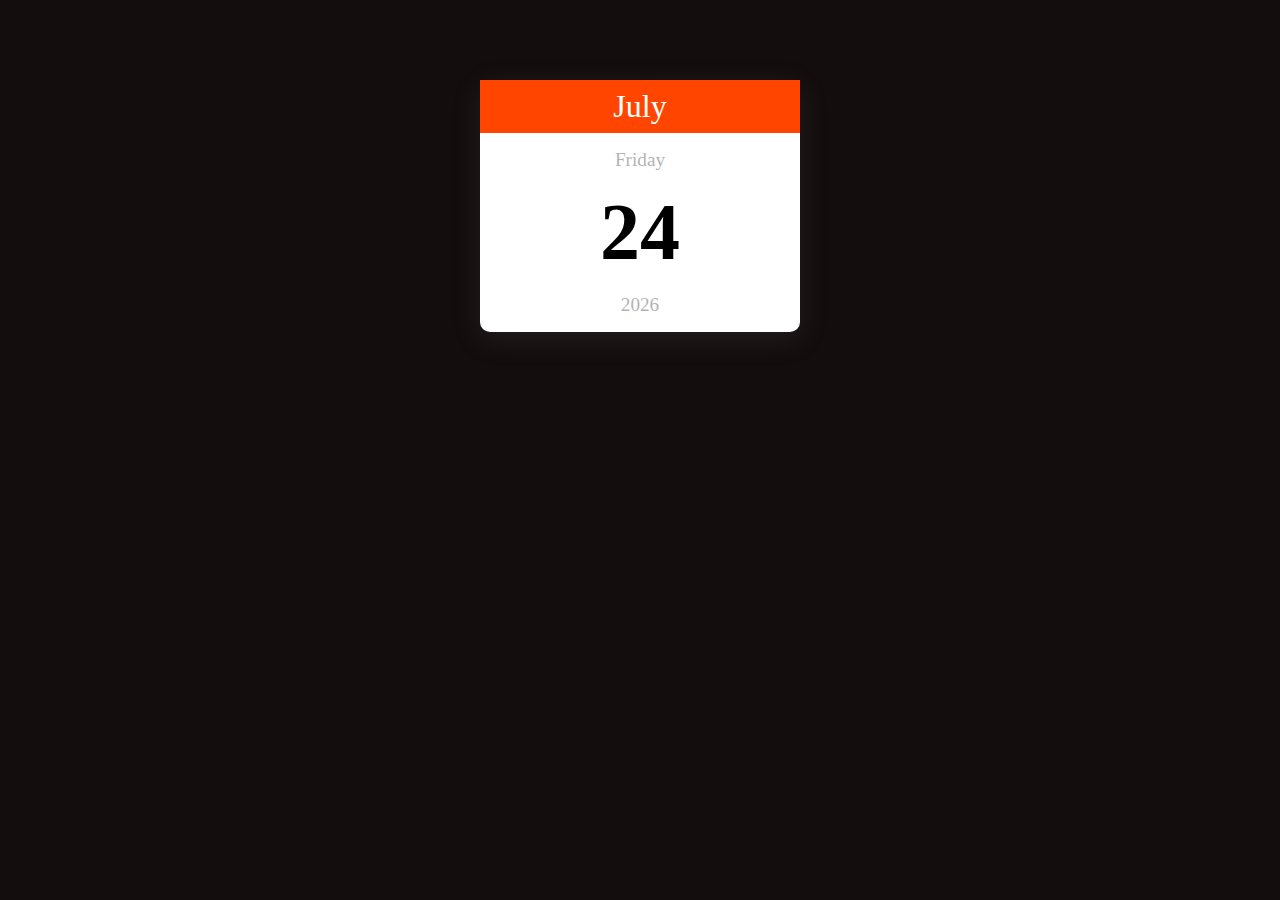
<file: project_Html_css_js_30/Day_01_Mini calender_/index.html>
<!DOCTYPE html>
<html lang="en">
  <head>
    <meta charset="UTF-8" />
    <meta http-equiv="X-UA-Compatible" content="IE=edge" />
    <meta name="viewport" content="width=device-width, initial-scale=1.0" />
    <title>9 Mini Calendar</title>
    <link rel="stylesheet" href="style.css" />
</head>
<body>
    <div class="container">
        <div class="month"></div>
        <div class="day"></div>
        <div class="date"></div>
        <div class="year"></div>
    </div>
    <script src="style.js"></script>
</body>
</html>
</file>
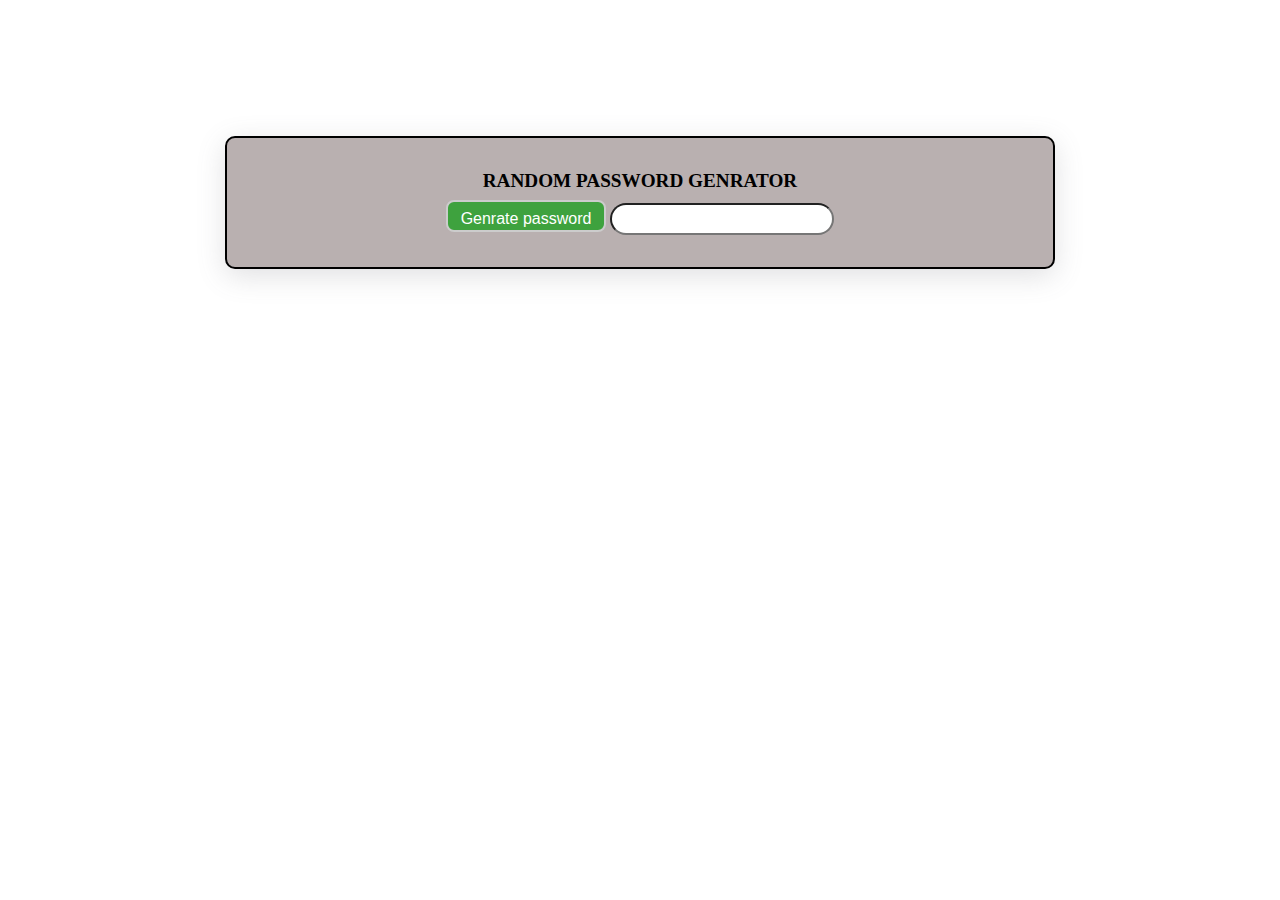
<file: project_Html_css_js_30/Day_02_password_Genrator/index.html>
<!DOCTYPE html>
<html lang="en">
<head>
    <meta charset="UTF-8">
    <meta http-equiv="X-UA-Compatible" content="IE=edge">
    <meta name="viewport" content="width=device-width, initial-scale=1.0">
    <title>Rendom pasword Genrator</title>
    <link rel="stylesheet" href="style.css">
</head>
<body>
    <div class="container">
        <h2>Random Password Genrator</h2>
        <button id="pass_btn">Genrate password</button>
            <input  class="pass" type="text" name="pass"  readonly >
    </div>
    <script src="script.js"></script>
</body>
</html>
</file>
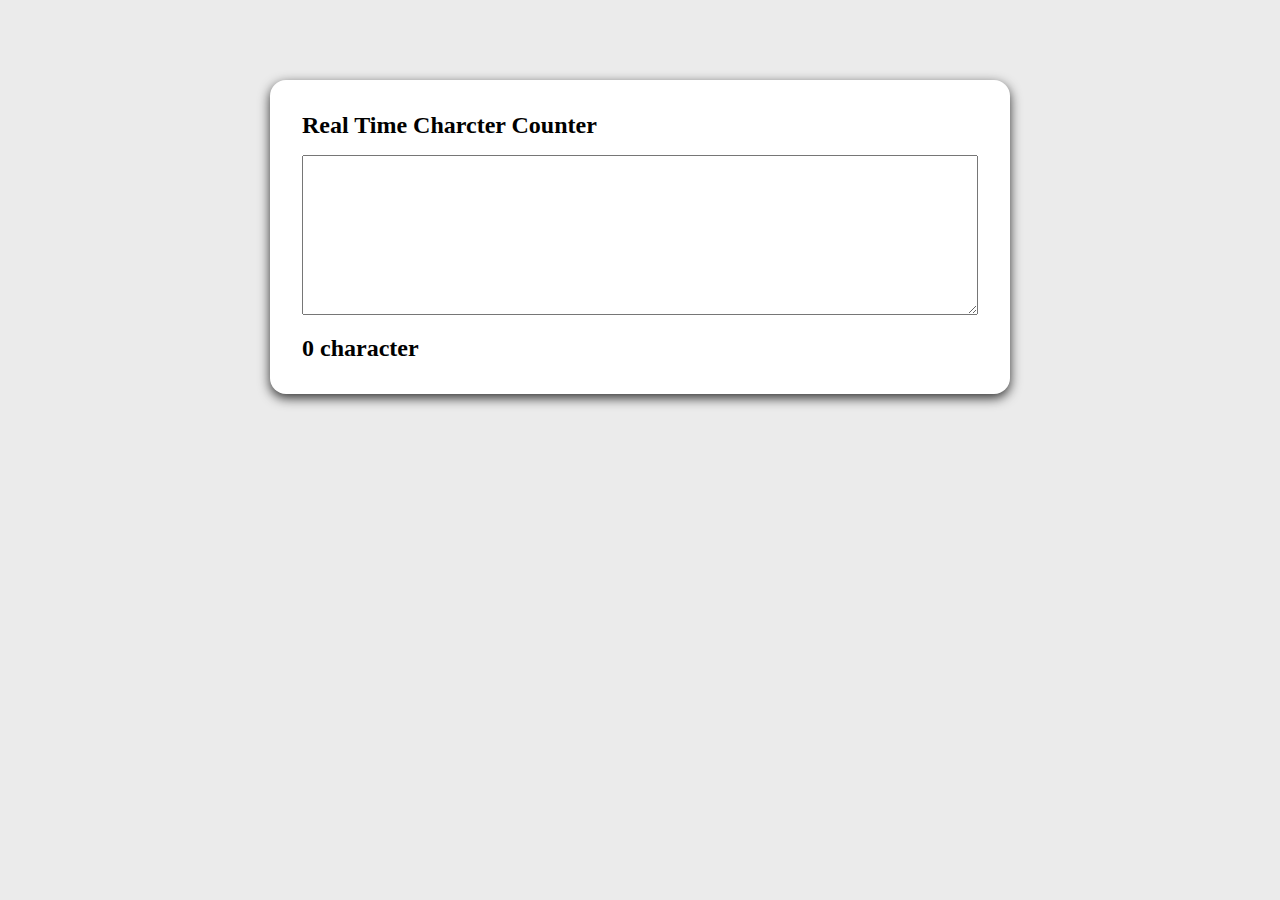
<file: project_Html_css_js_30/Day_03_Character_counter/index.html>
<!DOCTYPE html>
<html lang="en">
<head>
    <meta charset="UTF-8">
    <meta http-equiv="X-UA-Compatible" content="IE=edge">
    <meta name="viewport" content="width=device-width, initial-scale=1.0">
    <title>Charcter Counter</title>
    <link rel="stylesheet" href="style.css">
</head>
<body>
    <div class="container">
        <h2> Real Time Charcter Counter</h2>
        <textarea  id="textarea" cols="30" rows="10"></textarea>
        <div id="counter">0 character</div>

    </div>
    <script src="script.js"></script>
</body>
</html>
</file>
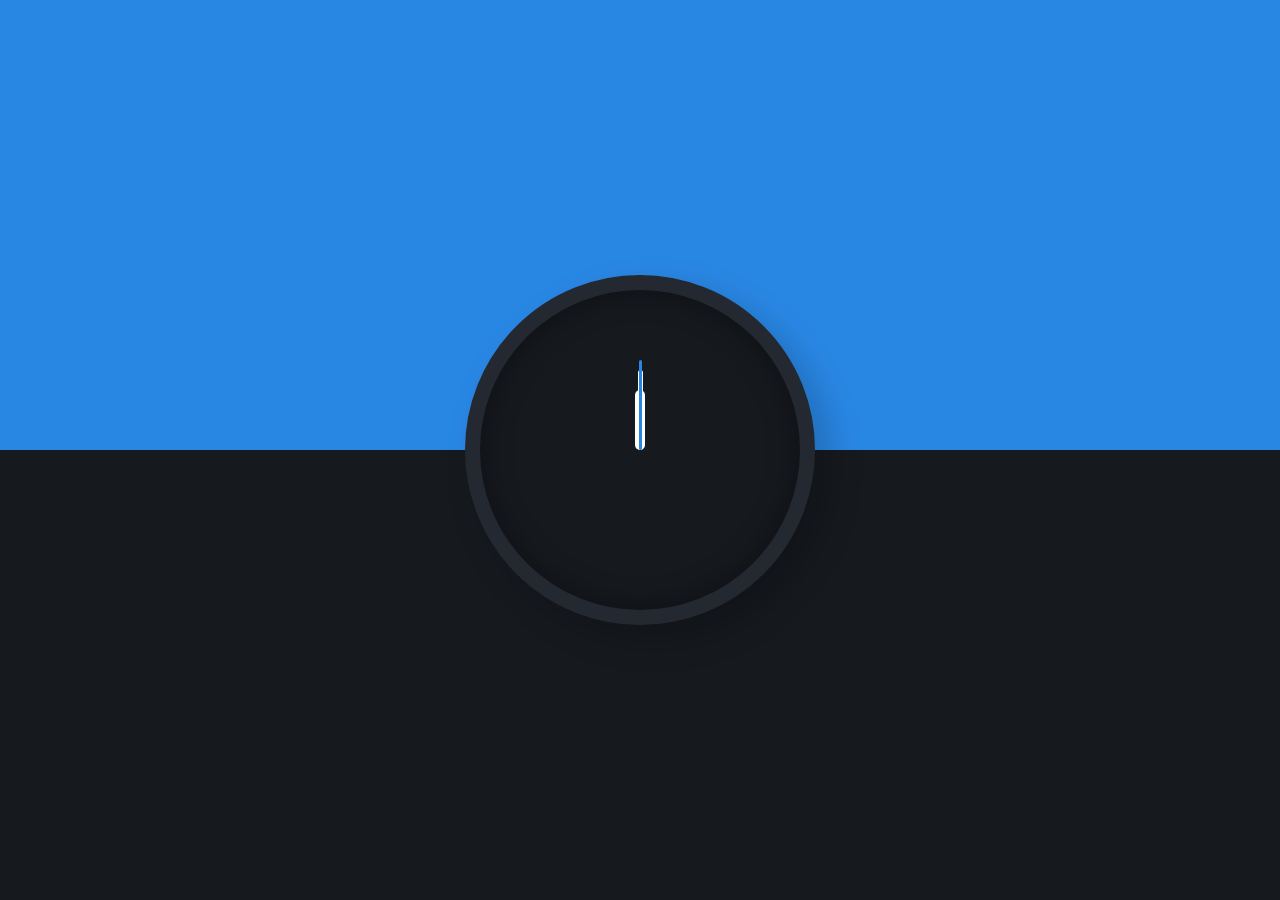
<file: project_Html_css_js_30/Day_04_Clock/index.html>
<!DOCTYPE html>
<html lang="en">
<head>
    <meta name="viewport" content="width=device-width, initial-scale=1.0">
    <title>Analog Clock</title>
    <!-- Stylesheet-->
    <link rel="stylesheet" href="style.css">   
</head>
<body>
    <div class="clock">
        <div class="hour hand" id="hour"></div>
        <div class="minute hand" id="minute"></div>
        <div class="seconds hand" id="seconds"></div>
        <!-- <img src="clock_tem.svg" alt="clock"> -->
    </div>
    <!-- Script -->
    <script src="script.js"></script>
</body>
</html>
</file>
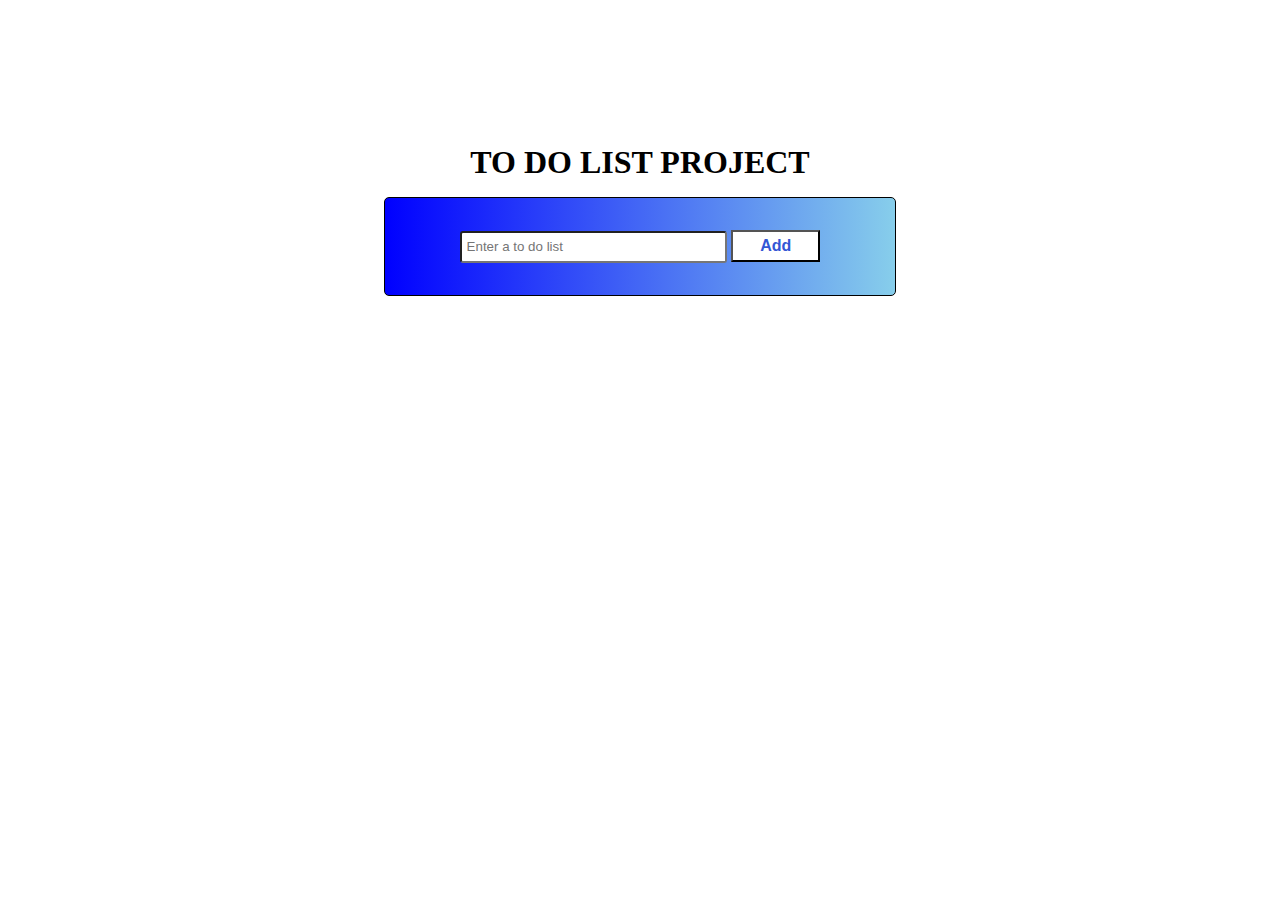
<file: project_Html_css_js_30/Day_05_To_do_list/index.html>
<!DOCTYPE html>
<html lang="en">
<head>
    <meta charset="UTF-8">
    <meta http-equiv="X-UA-Compatible" content="IE=edge">
    <meta name="viewport" content="width=device-width, initial-scale=1.0">
    <title>TO DO lISt ProJECT</title>
    <link rel="stylesheet" href="style.css">
</head>
<body>
    
    <div class="container">
        <h2>TO DO LIST PROJECT</h2>
        <div class="box">
            <input type="text" name="text" class="txt" placeholder="Enter a to do list">
            <button class="btn">Add</button>
        </div>
        
        
    </div>


    <script src="script.js"></script>
    
</body>
</html>
</file>
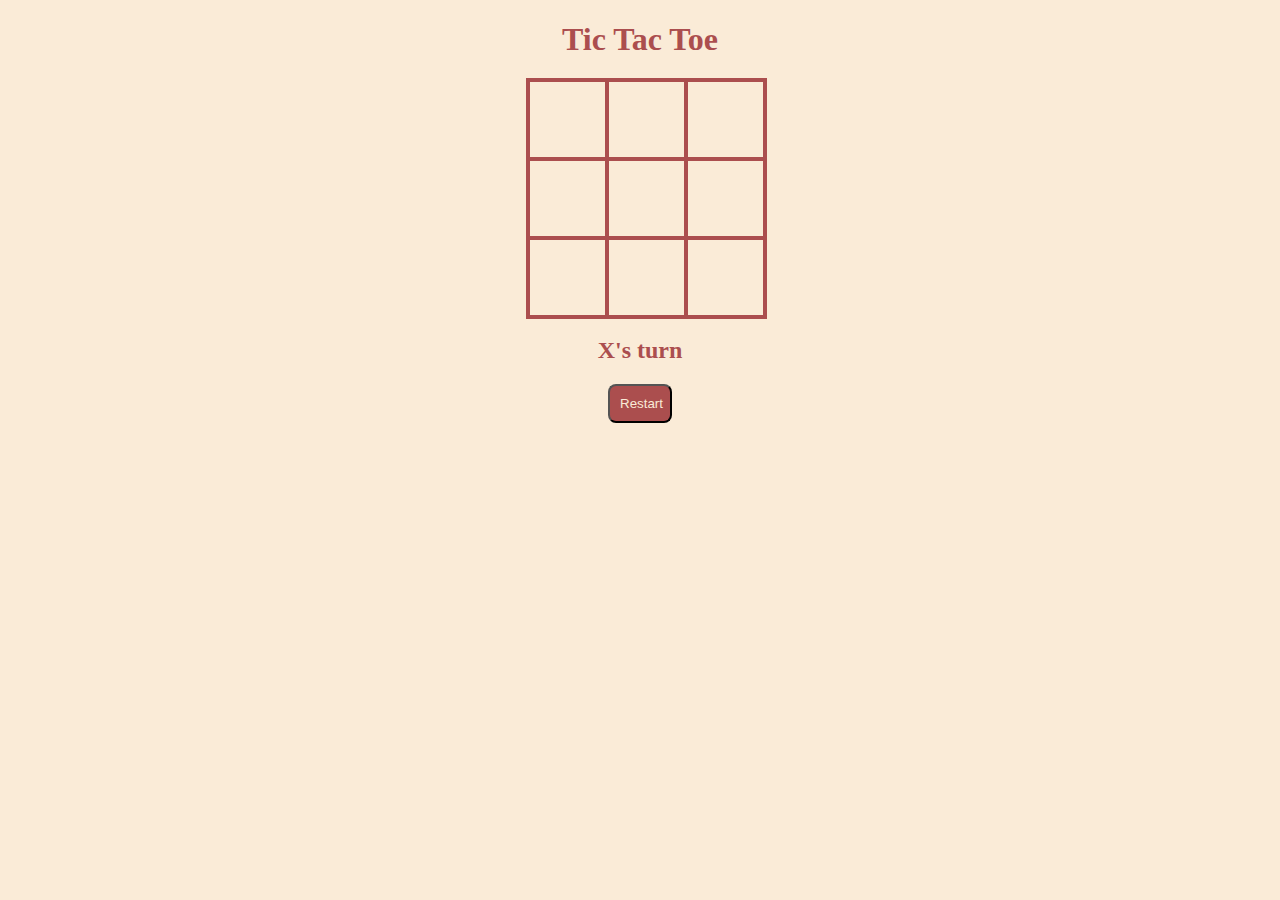
<file: project_Html_css_js_30/Day_06_Wether_app/index.html>
<!DOCTYPE html>
<html lang="en">
<head>
    <meta charset="UTF-8">
    <meta http-equiv="X-UA-Compatible" content="IE=edge">
    <meta name="viewport" content="width=device-width, initial-scale=1.0">
    <title> Game </title>
    <link rel="stylesheet" href="style.css">
</head>
<body>
    <div id="gameContainer">
        <h1>Tic Tac Toe</h1>
        <div id="cellContainer">
            <div cellIndex="0" class="cell"></div>
            <div cellIndex="1" class="cell"></div>
            <div cellIndex="2" class="cell"></div>
            <div cellIndex="3" class="cell"></div>
            <div cellIndex="4" class="cell"></div>
            <div cellIndex="5" class="cell"></div>
            <div cellIndex="6" class="cell"></div>
            <div cellIndex="7" class="cell"></div>
            <div cellIndex="8" class="cell"></div>
        </div>
        <h2 id="statusText"></h2>
        <button id="restartBtn">Restart</button>
    </div>
    <script src="script.js"></script>
</body>
</html>
</file>
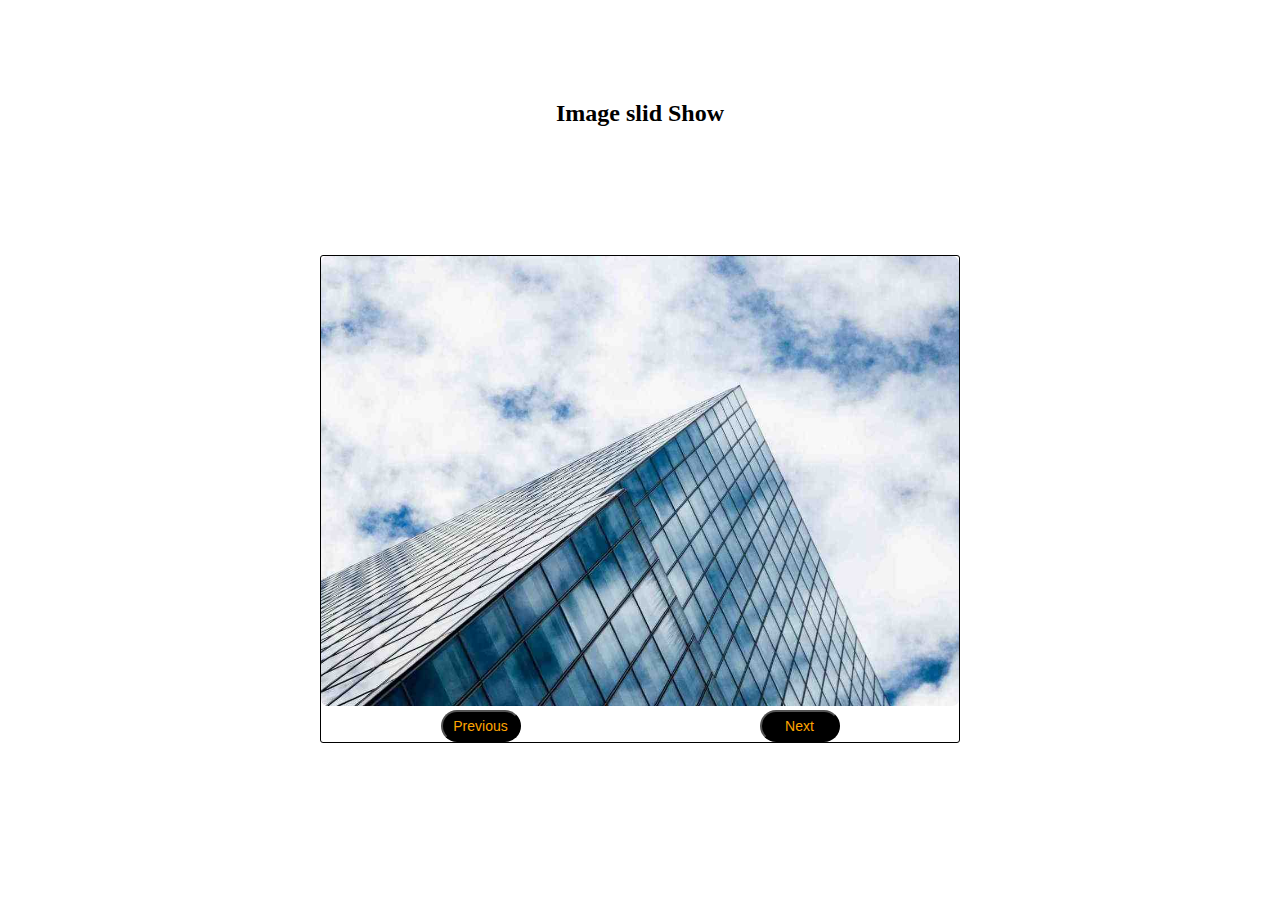
<file: project_Html_css_js_30/Day_07_Slid show prac/index.html>
<!DOCTYPE html>
<html lang="en">
<head>
    <meta charset="UTF-8">
    <meta name="viewport" content="width=device-width, initial-scale=1.0">
    <title>Image Slider</title>
    <link rel="stylesheet" href="style.css">
</head>
<body>
    <h2>Image slid Show</h2>
    <div class="container">

        
        <img src="p1.jpg" alt="" id="myImage">

        <div class="btns">
            <button id="pbtn" class="btn">Previous</button>
            <button id="nbtn" class="btn">Next</button>
        </div>
    </div>
    
    <script src="script.js"></script>
</body>
</html>
</file>
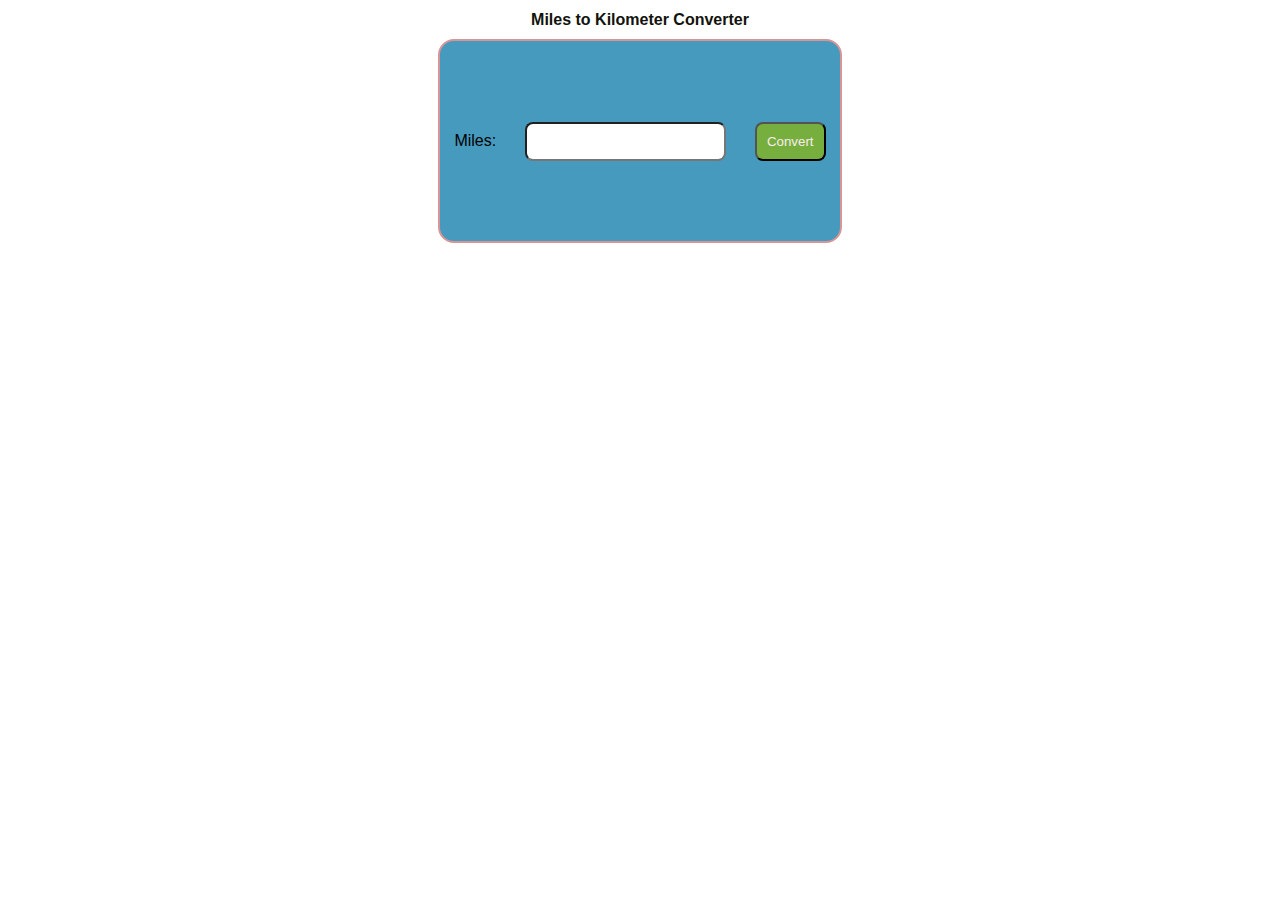
<file: project_Html_css_js_30/Day_08_milesTokilometer_converter/index.html>
<!DOCTYPE html>
<html>
<head>
  <title>Miles to Kilometer Converter</title>
</head>
<link rel="stylesheet" href="style.css">
<body>
  <h1>Miles to Kilometer Converter</h1>

  <div class="converter">
    <label for="miles">Miles:</label>
    <input type="number" id="miles" min="0">
    <button onclick="convert()">Convert</button>
  </div>
  <p id="result"></p>

  <!-- <script>
    function convert() {
      var milesInput = document.getElementById('miles');
      var kilometers = milesInput.value * 1.60934;
      var result = document.getElementById('result');
      result.textContent = milesInput.value + " miles is equal to " + kilometers.toFixed(2) + " kilometers.";
    }
  </script> -->
  <script src="script.js"></script>
</body>
</html>
</file>
<file: project_Html_css_js_30/Day_01_Mini calender_/style.css>
* {
    margin: 0;
    padding: 0;
    box-sizing: border-box;
  }
  body {
    background-color: #0c0606f8;
    max-width: 900px;
    margin: 0 auto;
    padding: 5rem;
  }
  
  .container {
    background-color: #fff;
    border-radius: 10px;
    width: 20rem;
    margin: 0 auto;
    box-shadow: rgba(100, 100, 111, 0.2) 0px 7px 29px 0px;
  }
  
  .container .month {
    background-color: orangered;
     
    color: #fff;
    padding: 0.5rem;
    text-align: center;
    margin-bottom: 1rem;
    font-size: 2rem;
  }
  
  .container .day {
    opacity: 0.3;
    text-align: center;
    font-size: 1.2rem;
  }
  
  .container .date {
    text-align: center;
    margin: 1rem 0;
    font-size: 5rem;
    font-weight: bold;
  }
  
  .container .year {
    font-size: 1.2rem;
    opacity: 0.3;
    text-align: center;
    padding-bottom: 1rem;
  }
</file>
<file: project_Html_css_js_30/Day_02_password_Genrator/style.css>
*{
    margin:0;
    padding: 0;
    box-sizing: border-box;

}

body{
    max-width: 990px;
    background-color:white;

    margin: 0 auto;
    padding :5rem;

}

.container{
    margin: 3.5rem auto;
    background-color: rgb(185, 176, 176);
    border: 2px solid black;
    border-radius: 10px;
    padding: 2rem;
    box-shadow:rgba(100, 100, 111, 0.2) 0px 7px 29px 0px;
    text-align: center;
}
h2{
    /* margin: 0 0 10px 25%; */
    text-transform: uppercase;
    font-size: 1.2rem;
    
    
}

#pass_btn{
     
    width:10rem;
    height: 2rem;
    font-size: 1rem;
    margin-top: 0.5rem;
    padding: 0.5rem;
    border:2px solid #ccc;
    border-radius: 0.5rem;
    color: white;
    background-color:rgb(62, 162, 62);
    

    
    
}
.pass{
    
    padding:0.5rem;
    height: 2rem;
    width:14rem;
    border-radius: 1rem;

    font-size: 1rem;
     text-align: center;
    
}

 button:hover{
    transform: translateY(2px);
     transition: 0.1s;
    box-shadow: inset;
 }
</file>
<file: project_Html_css_js_30/Day_03_Character_counter/style.css>
*{
    margin: 0;
    padding:0;
    box-sizing: border-box;

}

body{
    background-color:#ebebeb;
    max-width: 900px;
    margin : 0 auto;
    padding: 5rem;
    
}

.container{
    background-color:white;
    padding:2rem;
    border-radius: 1rem;
    box-shadow:rgba(0,0,0,0.8) 0px 4px 12px;

}


#textarea{
    font-size:1rem;
    width: 100%;
    height: 10rem;
    margin : 1rem  0rem;
    padding : 1rem;

}

#counter{
    font-size: 1.5rem;
    font-weight: bold;
    font-family: Cambria, Cochin, Georgia, Times, 'Times New Roman', serif;
     
}
</file>
<file: project_Html_css_js_30/Day_04_Clock/style.css>
*{
    padding: 0;
    margin: 0;
    box-sizing: border-box;
}
body{
    height: 100vh;
    background: linear-gradient(
        to bottom,
        #2987e4 50%,
        #16191e 50%
    );
}
.clock{
    background: #16191e;
    height: 320px;
    width: 320px;
    position: absolute;
    transform: translate(-50%,-50%);
    top: 50%;
    left: 50%;
    box-sizing: content-box;
    border-radius: 50%;
    border: 15px solid #242931;
    box-shadow: 15px 15px 35px rgba(0,0,0,0.2),
    inset 0 0 30px rgba(0,0,0,0.4);
}
 

 
.hand{
    position: absolute;
    background-color: #ffffff;
    margin: auto;
    left: 0;
    right: 0;
    border-radius: 5px;
    transform-origin: bottom;
}
.hour{
    height: 60px;
    width: 10px;
    top: 100px;
}
.minute{
    height: 80px;
    width: 5px;
    top: 80px;
}
.seconds{
    height: 90px;
    width: 3px;
    top: 70px;
    background-color: #2987e4;
}
</file>
<file: project_Html_css_js_30/Day_05_To_do_list/style.css>
*{
    margin: 0;
    padding: 0;
    box-sizing: border-box;
     
}
body{
     
    
    text-align: center;
     justify-content: center;
     align-items: center;
     display: flex;

     margin-top: 10%;
    
}
.container{
    width: 50%;
    min-height: 200px;
    
     
    text-align: center;
    
    
}
.container h2{
    
    margin:1rem;
    color:balck;
    font-size: 2rem;
    font-family:' sans-serif';
}
.box{
     width: 80%;
     min-height: 10%;
     margin: 0 10% 0 10%;
     padding: 2rem;
    border: 1px solid black; 
    border-radius: 5px;  
    background-image: linear-gradient(to right, blue, skyblue);
}

.box .txt{
    width: 60%;
    height: 2rem;

     padding: 5px;

    border-radius: 3px;
}
.box .btn{
    width: 20%;
    height: 2rem;

    color: rgb(51, 86, 213);
    background-color: white;

    font-size: 1rem;
    font-weight: bold;
}




 
     
    .task {
    display: flex;
    align-items: center;
    justify-content: space-between;
    width: 20%px;
    margin: 1rem;
    padding: 0.5rem;
    background-color: #f2f2f2;
    border-radius: 5px;
  }
  
  .task span {
    margin-right: 1rem;
  }
  
  .task .delete-btn {
    background-color: #f44336;
    color: white;
    border: none;
    padding: 0.5rem;
    border-radius: 3px;
    cursor: pointer;
  }
</file>
<file: project_Html_css_js_30/Day_06_Wether_app/style.css>
.cell{
    width: 75px;
    height: 75px;
    border: 2px solid;
    box-shadow: 0 0 0 2px;
    line-height: 75px;
    font-size: 50px;
    cursor: pointer;
}
#gameContainer{
    font-family: "Permanent Marker", cursive;
    color: rgb(171, 78, 78);
    text-align: center;
    
}
#cellContainer{
    display: grid;
    grid-template-columns: repeat(3, auto);
    width: 225px;
    margin: auto;
}

body{
    background-color: antiquewhite;
}


#restartBtn{
    padding: 10px;
    width:4rem;
    border-radius: 0.5rem;
    color:antiquewhite;
    background-color: rgb(171, 78, 78);
}
</file>
<file: project_Html_css_js_30/Day_07_Slid show prac/style.css>
* {
    margin: 0;
    padding: 0;
    box-sizing: border-box;
}

body {
    overflow: hidden;
}

.container {
    border: 1px solid black;
    border-radius: 3px;
    width: 50%;
    height: 50%;
    margin: 0 auto;
    margin-top: 10%;
    
}
h2{
    text-align: center;
    margin-top: 100px;
}

#myImage {
    width: 100%;
    height: 50vh;
    object-fit: cover;
    
    border-radius: 7px;
}

.btn {
    color: orange;
    background-color: black;
    width: 5rem;
    height: 2rem;
    border-radius: 1rem;
    font-size: 14px;
}

.btns {
    display: flex;
    align-items: center;
    justify-content: space-around;
}
.btn:hover{
    color: white;
    }
</file>
<file: project_Html_css_js_30/Day_08_milesTokilometer_converter/style.css>
body {
    font-family: Arial, sans-serif;
    background-color: #ffffff;
  }

  h1 {
    color: #12130c;
    text-align: center;
    font-size: 1rem;
  }

  .converter {
    background-color: rgb(69, 154, 190);
    border:2px solid rgb(217, 149, 149);
    border-radius: 1rem;
    width: 400px;
    height: 200px;

    margin: 0 auto; 

    display: flex;
    align-items: center;
    justify-content: space-around;

  }
  #miles{
     padding: 10px;
     border-radius: 0.5rem;
  }
  #result {
   
   text-align: center;
  
  }

  button{
    padding: 10px;
    border-radius: 0.5rem;
    color: rgb(247, 236, 236);
    background-color: rgb(119, 175, 62);
  }

  button:hover{
    background-color: rgb(102, 153, 51);
  }
</file>
